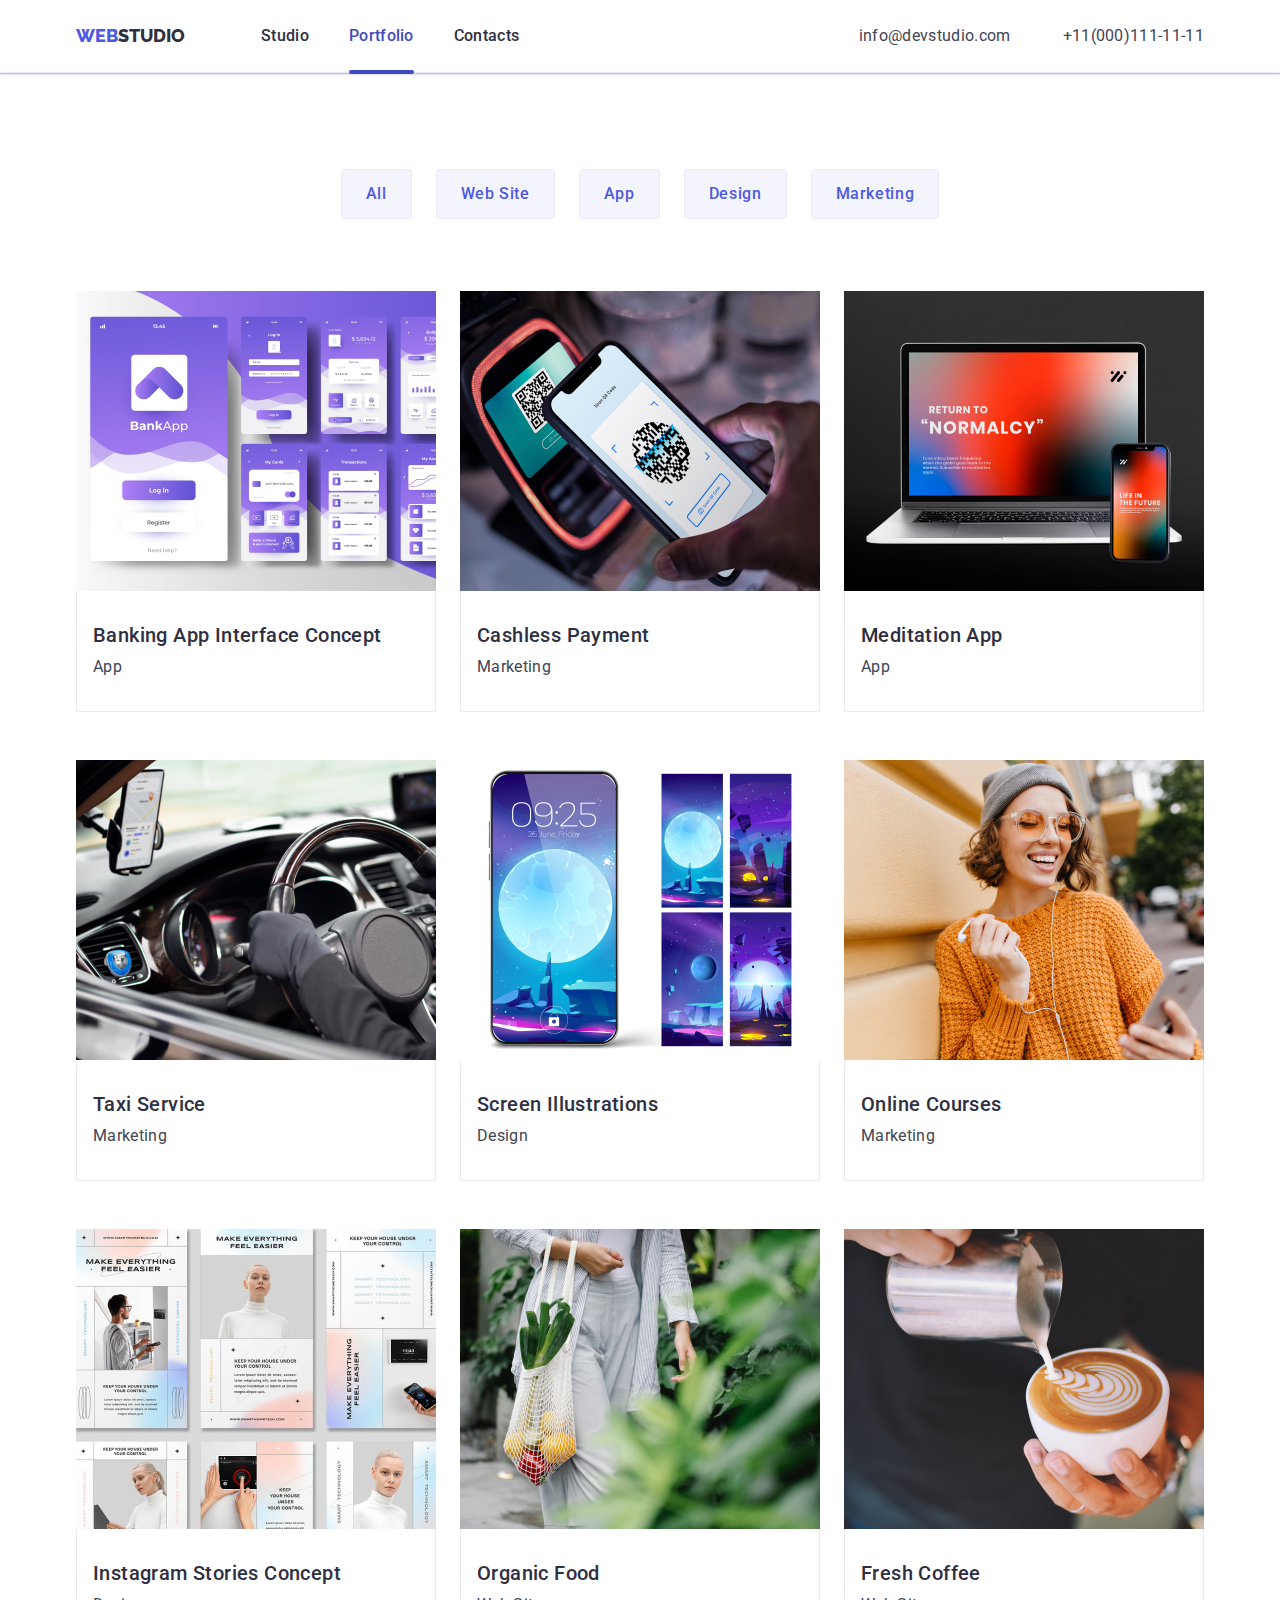
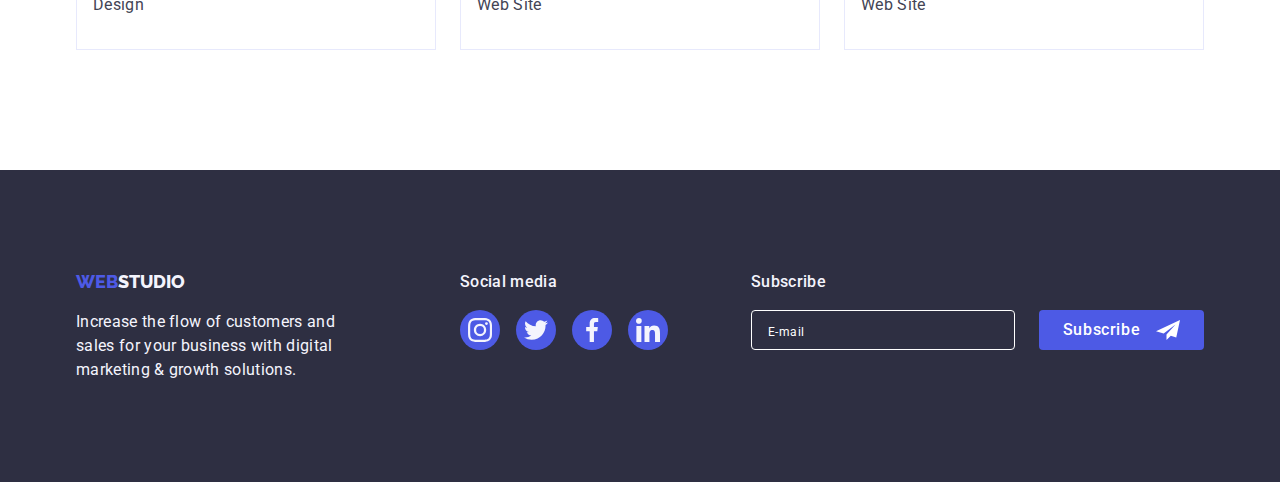
<file: portfolio.html>
<!DOCTYPE html>
<html lang="en">
  <head>
    <meta charset="UTF-8" />
    <meta http-equiv="X-UA-Compatible" content="IE=edge" />
    <meta name="viewport" content="width=device-width, initial-scale=1.0" />
    <title>Portfolio</title>
    <link rel="preconnect" href="https://fonts.googleapis.com" />
    <link rel="preconnect" href="https://fonts.gstatic.com" crossorigin />
    <link
      href="https://fonts.googleapis.com/css2?family=Raleway:wght@800&family=Roboto:wght@400;500;700;900&display=swap"
      rel="stylesheet"
    />
    <link
      rel="stylesheet"
      href="https://cdnjs.cloudflare.com/ajax/libs/modern-normalize/1.0.0/modern-normalize.min.css"
    />
    <link rel="stylesheet" href="./css/style.css" />
  </head>
  <body>
    <header class="header">
      <div class="container">
        <div class="menu-nav">
          <nav class="menu-nav">
            <a class="logo" href="./index.html"
              ><span class="web">Web</span>Studio</a
            >

            <ul class="list navigation">
              <li><a class="nav-links" href="./index.html">Studio</a></li>
              <li>
                <a class="nav-links current" href="./portfolio.html"
                  >Portfolio</a
                >
              </li>
              <li><a class="nav-links" href="#">Contacts</a></li>
            </ul>
          </nav>
          <ul class="list navigation contacts">
            <li>
              <a class="nav-links-contacts" href="mailto:info@devstudio.com"
                >info@devstudio.com</a
              >
            </li>
            <li>
              <a class="nav-links-contacts" href="tel:+110001111111"
                >+11(000)111-11-11</a
              >
            </li>
          </ul>
        </div>
      </div>
    </header>
    <main>
      <section class="portfolio-list">
        <div class="container">
          <h1 class="visually-hidden">Our Strategy</h1>
          <ul class="button-list btn-list-flex">
            <li><button class="portfolio-btn" type="button">All</button></li>
            <li>
              <button class="portfolio-btn" type="button">Web Site</button>
            </li>
            <li><button class="portfolio-btn" type="button">App</button></li>
            <li><button class="portfolio-btn" type="button">Design</button></li>
            <li>
              <button class="portfolio-btn" type="button">Marketing</button>
            </li>
          </ul>
          <ul class="list img-list-flex">
            <li class="card-portfolio">
              <a href="" class="card-portfolio-link">
                <div class="card-portfolio-img-wrapper">
                  <img
                    src="./images/8.jpg"
                    width="360"
                    height="300"
                    alt="Bank App Interface Example"
                  />
                  <p class="overlay">
                    14 Stylish and User-Friendly App Design Concepts · Task
                    Manager App · Calorie Tracker App · Exotic Fruit Ecommerce
                    App · Cloud Storage App
                  </p>
                </div>
                <div class="card-content-portfolio">
                  <h2 class="project-title">Banking App Interface Concept</h2>
                  <p class="project-text">App</p>
                </div>
              </a>
            </li>
            <li class="card-portfolio">
              <a href="" class="card-portfolio-link">
                <div class="card-portfolio-img-wrapper">
                  <img
                    src="./images/9.jpg"
                    width="360"
                    height="300"
                    alt="Bank App Interface Example"
                  />
                  <p class="overlay">
                    14 Stylish and User-Friendly App Design Concepts · Task
                    Manager App · Calorie Tracker App · Exotic Fruit Ecommerce
                    App · Cloud Storage App
                  </p>
                </div>
                <div class="card-content-portfolio">
                  <h2 class="project-title">Cashless Payment</h2>
                  <p class="project-text">Marketing</p>
                </div>
              </a>
            </li>
            <li class="card-portfolio">
              <a href="" class="card-portfolio-link">
                <div class="card-portfolio-img-wrapper">
                  <img
                    src="./images/10.jpg"
                    width="360"
                    height="300"
                    alt="Bank App Interface Example"
                  />
                  <p class="overlay">
                    14 Stylish and User-Friendly App Design Concepts · Task
                    Manager App · Calorie Tracker App · Exotic Fruit Ecommerce
                    App · Cloud Storage App
                  </p>
                </div>
                <div class="card-content-portfolio">
                  <h2 class="project-title">Meditation App</h2>
                  <p class="project-text">App</p>
                </div>
              </a>
            </li>
            <li class="card-portfolio">
              <a href="" class="card-portfolio-link">
                <div class="card-portfolio-img-wrapper">
                  <img
                    src="./images/11.jpg"
                    width="360"
                    height="300"
                    alt="Bank App Interface Example"
                  />
                  <p class="overlay">
                    14 Stylish and User-Friendly App Design Concepts · Task
                    Manager App · Calorie Tracker App · Exotic Fruit Ecommerce
                    App · Cloud Storage App
                  </p>
                </div>
                <div class="card-content-portfolio">
                  <h2 class="project-title">Taxi Service</h2>
                  <p class="project-text">Marketing</p>
                </div>
              </a>
            </li>
            <li class="card-portfolio">
              <a href="" class="card-portfolio-link">
                <div class="card-portfolio-img-wrapper">
                  <img
                    src="./images/12.jpg"
                    width="360"
                    height="300"
                    alt="Bank App Interface Example"
                  />
                  <p class="overlay">
                    14 Stylish and User-Friendly App Design Concepts · Task
                    Manager App · Calorie Tracker App · Exotic Fruit Ecommerce
                    App · Cloud Storage App
                  </p>
                </div>
                <div class="card-content-portfolio">
                  <h2 class="project-title">Screen Illustrations</h2>
                  <p class="project-text">Design</p>
                </div>
              </a>
            </li>
            <li class="card-portfolio">
              <a href="" class="card-portfolio-link">
                <div class="card-portfolio-img-wrapper">
                  <img
                    src="./images/13.jpg"
                    width="360"
                    height="300"
                    alt="Bank App Interface Example"
                  />
                  <p class="overlay">
                    14 Stylish and User-Friendly App Design Concepts · Task
                    Manager App · Calorie Tracker App · Exotic Fruit Ecommerce
                    App · Cloud Storage App
                  </p>
                </div>
                <div class="card-content-portfolio">
                  <h2 class="project-title">Online Courses</h2>
                  <p class="project-text">Marketing</p>
                </div>
              </a>
            </li>
            <li class="card-portfolio">
              <a href="" class="card-portfolio-link">
                <div class="card-portfolio-img-wrapper">
                  <img
                    src="./images/14.jpg"
                    width="360"
                    height="300"
                    alt="Bank App Interface Example"
                  />
                  <p class="overlay">
                    14 Stylish and User-Friendly App Design Concepts · Task
                    Manager App · Calorie Tracker App · Exotic Fruit Ecommerce
                    App · Cloud Storage App
                  </p>
                </div>
                <div class="card-content-portfolio">
                  <h2 class="project-title">Instagram Stories Concept</h2>
                  <p class="project-text">Design</p>
                </div>
              </a>
            </li>
            <li class="card-portfolio">
              <a href="" class="card-portfolio-link">
                <div class="card-portfolio-img-wrapper">
                  <img
                    src="./images/15.jpg"
                    width="360"
                    height="300"
                    alt="Bank App Interface Example"
                  />
                  <p class="overlay">
                    14 Stylish and User-Friendly App Design Concepts · Task
                    Manager App · Calorie Tracker App · Exotic Fruit Ecommerce
                    App · Cloud Storage App
                  </p>
                </div>
                <div class="card-content-portfolio">
                  <h2 class="project-title">Organic Food</h2>
                  <p class="project-text">Web Site</p>
                </div>
              </a>
            </li>
            <li class="card-portfolio">
              <a href="#" class="card-portfolio-link">
                <div class="card-portfolio-img-wrapper">
                  <img
                    src="./images/16.jpg"
                    width="360"
                    height="300"
                    alt="Bank App Interface Example"
                  />
                  <p class="overlay">
                    14 Stylish and User-Friendly App Design Concepts · Task
                    Manager App · Calorie Tracker App · Exotic Fruit Ecommerce
                    App · Cloud Storage App
                  </p>
                </div>
                <div class="card-content-portfolio">
                  <h2 class="project-title">Fresh Coffee</h2>
                  <p class="project-text">Web Site</p>
                </div>
              </a>
            </li>
          </ul>
        </div>
      </section>
    </main>
    <footer class="footer">
      <div class="container footer-flex">
        <div>
          <a class="logo-footer" href="./index.html"
            ><span class="web">Web</span
            ><span class="studio-bottom">Studio</span></a
          >
          <p class="footer-text">
            Increase the flow of customers and sales for your business with
            digital marketing & growth solutions.
          </p>
        </div>
        <div class="social-media">
          <p class="social-text">Social media</p>
          <ul class="social-footer">
            <li class="social-list-footer-item">
              <a href="" class="social-list-footer-icon">
                <svg width="24px" height="24px">
                  <use href="./images/icon.svg#icon-instagram"></use>
                </svg>
              </a>
            </li>
            <li class="social-list-footer-item">
              <a href="" class="social-list-footer-icon">
                <svg width="24px" height="24px">
                  <use href="./images/icon.svg#icon-twitter"></use>
                </svg>
              </a>
            </li>
            <li class="social-list-footer-item">
              <a href="" class="social-list-footer-icon">
                <svg width="24px" height="24px">
                  <use href="./images/icon.svg#icon-facebook"></use>
                </svg>
              </a>
            </li>
            <li class="social-list-footer-item">
              <a href="" class="social-list-footer-icon">
                <svg width="24px" height="24px">
                  <use href="./images/icon.svg#icon-linkedin"></use>
                </svg>
              </a>
            </li>
          </ul>
        </div>
        <div class="subscribe">
          <p class="social-text">Subscribe</p>
          <form class="footer-form">
            <input type="email" placeholder="E-mail" class="footer-input" />
            <button type="submit" class="footer-btn">
              Subscribe
              <svg width="24" height="24">
                <use href="./images/icon.svg#icon-sub"></use>
              </svg>
            </button>
          </form>
        </div>
      </div>
    </footer>
  </body>
</html>
</file>
<file: css/style.css>
:root {
  --main-bg-color: #ffffff;
  --main-text-color: #2e2f42;
  --main-nav-color: #4d5ae5;
  --main-hover-color: #404bbf;
  --main-p-color: #434455;
  --main-p-bottom-color: #f4f4fd;
  --top-line-color: #e7e9fc;
  --icon-hover-green: #31d0aa;
  --customers-border: #8e8f99;
  --transition: 250ms cubic-bezier(0.4, 0, 0.2, 1);
  --input-color: rgba(46, 47, 66, 0.2);
}
body {
  font-family: "Roboto", sans-serif;
  background-color: var(--main-bg-color);
  color: var(--main-text-color);
  font-size: 16px;
}
.container {
  max-width: 428px;
  padding-left: 15px;
  padding-right: 15px;
  margin: 0 auto;
}
@media only screen and (min-width: 768px) {
  .container {
    max-width: 768px;
  }
}
@media only screen and (min-width: 1200px) {
  .container {
    max-width: 1158px;
  }
}
.web {
  color: var(--main-nav-color);
}

.nav-links {
  text-decoration: none;
  font-weight: 500;
  line-height: 1.5;
  letter-spacing: 0.02em;
  color: var(--main-text-color);
  padding: 24px 0;
  transition: color var(--transition);
  align-items: center;
  display: flex;
}
.nav-links-contacts {
  font-style: normal;
  line-height: 1.5;
  letter-spacing: 0.02em;
  color: var(--main-p-color);
  text-decoration: none;
  padding: 24px 0;
  transition: color var(--transition);
}
.contacts {
  margin-left: auto;
  flex-direction: column;
  gap: 12px;
  justify-content: center;
}
@media only screen and (min-width: 1200px) {
  .contacts {
    flex-direction: row;
    gap: 12px;
    justify-content: flex-start;
    align-items: center;
  }
}
.nav-links-contacts:hover,
.nav-links-contacts:focus {
  color: var(--main-hover-color);
}
.menu-nav {
  display: flex;
}
.navigation {
  display: none;
}
.navigation li {
  margin-right: 40px;
}
.navigation li:last-child {
  margin-right: 0;
}
.list {
  list-style: none;
}
.header {
  border-bottom: 1px solid var(--top-line-color);
  box-shadow: 0px 2px 1px rgba(46, 47, 66, 0.08),
    0px 1px 1px rgba(46, 47, 66, 0.16), 0px 1px 6px rgba(46, 47, 66, 0.08);
}
.menu-toggle {
  display: flex;
  align-items: center;
  justify-content: center;

  margin: 0;
  padding: 0;
  margin-left: auto;
  background-color: transparent;
  cursor: pointer;
  border: none;
  border-radius: 50%;
  outline: none;
}
@media only screen and (min-width: 768px) {
  .menu-toggle {
    display: none;
  }
}
.menu-container {
  position: fixed;
  top: 0;
  left: 0;
  display: flex;
  flex-direction: column;
  justify-content: space-between;
  width: 100vw;
  height: 100vh;
  padding: 80px 40px 40px 40px;
  background-color: var(--main-bg-color);
  z-index: 999;
  overflow: scroll;

  transform: translateX(100%);
  transition: transform 250ms ease-in-out;
}

.menu-container.is-open {
  transform: translateX(0);
}

.menu-container .menu-toggle {
  position: absolute;
  top: 16px;
  right: 16px;
  color: black;
}

.social.mobile-menu-social {
  gap: 56px;
  margin-top: 48px;
}
.mobile-menu {
  display: flex;
  flex-direction: column;
  gap: 40px;
  padding: 0;
  margin: 0;
  list-style: none;
}
.nav-links-mobile {
  font-weight: 700;
  font-size: 36px;
  line-height: 1.11;
  letter-spacing: 0.02em;
  text-decoration: none;
  color: var(--main-text-color);
}
.contacts-mobile {
  display: flex;
  flex-direction: column;
  gap: 40px;
}
.nav-links-contacts-phone {
  font-size: 36px;
  font-weight: 700;
  color: var(--main-p-color);
  letter-spacing: 0.02em;
  line-height: 1.11;
}
.nav-links-contacts-email {
  font-size: 20px;
  font-weight: 500;
  color: var(--main-p-color);
  letter-spacing: 0.02em;
  line-height: 1.2;
}
.mobile-menu .link {
  display: block;
  padding: 10px;
  color: black;
  text-decoration: none;
}
.active {
  color: var(--main-nav-color);
}
@media only screen and (min-width: 768px) {
  .navigation {
    display: flex;
  }
}
.hero-btn {
  background-color: var(--main-nav-color);
  color: var(--main-bg-color);
  font-family: "Roboto";
  font-weight: 500;
  font-size: 16px;
  cursor: pointer;
  border-radius: 4px;
  padding: 16px 32px;
  letter-spacing: 0.04em;
  border: none;
  transition: background-color var(--transition);
}
.hero-title {
  max-width: 320px;
  margin: 0 auto;
  padding-bottom: 48px;
  color: var(--main-bg-color);
  font-size: 36px;
  line-height: 1.11;
  letter-spacing: 0.02em;
}
@media only screen and (min-width: 768px) {
  .hero-title {
    font-size: 56px;
    line-height: 1.08;
    max-width: 496px;
  }
}
.hero {
  background-color: var(--main-text-color);
  background-image: linear-gradient(
      rgba(46, 47, 66, 0.7),
      rgba(46, 47, 66, 0.7)
    ),
    url(../hero/mob@1x.jpg);
  margin-left: auto;
  margin-right: auto;
  text-align: center;
  padding-top: 188px;
  padding-bottom: 188px;
  max-width: 1440px;
  background-position: center;
  background-size: cover;
  background-repeat: no-repeat;
}
@media (min-device-pixel-ratio: 2),
  (min-resolution: 192dpi),
  (min-resolution: 2dppx) {
  .hero {
    background-image: linear-gradient(
        rgba(46, 47, 66, 0.7),
        rgba(46, 47, 66, 0.7)
      ),
      url(../hero/mob@2x.jpg);
  }
}
@media only screen and (min-width: 481px) {
  .hero {
    background-image: linear-gradient(
        rgba(46, 47, 66, 0.7),
        rgba(46, 47, 66, 0.7)
      ),
      url(../hero/tablet@1x.jpg);
  }
  @media (min-device-pixel-ratio: 2),
    (min-resolution: 192dpi),
    (min-resolution: 2dppx) {
    .hero {
      background-image: linear-gradient(
          rgba(46, 47, 66, 0.7),
          rgba(46, 47, 66, 0.7)
        ),
        url(../hero/tablet@2x.jpg);
    }
  }
}
@media only screen and (min-width: 768px) {
  .hero {
    background-image: linear-gradient(
        rgba(46, 47, 66, 0.7),
        rgba(46, 47, 66, 0.7)
      ),
      url(../hero/desk@1x.jpg);
  }
  @media (min-device-pixel-ratio: 2),
    (min-resolution: 192dpi),
    (min-resolution: 2dppx) {
    .hero {
      background-image: linear-gradient(
          rgba(46, 47, 66, 0.7),
          rgba(46, 47, 66, 0.7)
        ),
        url(../hero/desk@2x.jpg);
    }
  }
}

.nav-links:hover,
.nav-links:focus {
  color: var(--main-hover-color);
}
.hero .hero-btn:hover,
.hero-btn:focus {
  background: var(--main-hover-color);
}
.feature-icon-bg {
  background-color: var(--main-p-bottom-color);
  display: flex;
  justify-content: center;
  align-items: center;
  padding: 24px 100px;
  margin-bottom: 8px;
}
.feature-text {
  line-height: 1.5;
  color: var(--main-p-color);
  letter-spacing: 0.02em;
  font-weight: 500;
}

.feature-title {
  font-weight: 700;
  font-size: 36px;
  line-height: calc(40 / 36);
  letter-spacing: 0.02em;
  padding-bottom: 8px;
  text-align: center;
}
@media only screen and (min-width: 768px) {
  .feature-title {
    text-align: left;
  }
}
@media only screen and (min-width: 1200px) {
  .feature-title {
    font-size: 20px;
    font-weight: 500;
    line-height: 1.2;
    text-align: left;
  }
  .feature-text {
    font-weight: 400;
  }
}
.feature-flex {
  display: flex;
  flex-direction: column;
  align-items: flex-start;
  gap: 72px;
}
@media only screen and (min-width: 768px) {
  .feature-flex {
    flex-wrap: wrap;
    flex-direction: row;
    gap: 72px 24px;
  }
  .feature {
    width: 356px;
  }
}
@media only screen and (min-width: 1200px) {
  .feature {
    width: 264px;
  }
  .feature-flex {
    flex-wrap: nowrap;
    flex-direction: row;
    align-items: stretch;
    justify-content: center;
  }
}
@media only screen and (max-width: 1200px) {
  .feature-icon {
    display: none;
  }
  .feature-icon-bg {
    display: none;
  }
}
.section-title {
  font-size: 36px;
  line-height: 1.11;
  color: var(--main-text-color);
  text-transform: capitalize;
  letter-spacing: 0.02em;
  text-align: center;
  padding-bottom: 72px;
}
.about-flex {
  display: flex;
  justify-content: center;
}
.about-img:not(:last-child) {
  margin-right: 24px;
}
.team {
  background: var(--main-p-bottom-color);
}
.team-card {
  background: var(--main-bg-color);
  box-shadow: 0px 1px 6px rgba(46, 47, 66, 0.08),
    0px 1px 1px rgba(46, 47, 66, 0.16), 0px 2px 1px rgba(46, 47, 66, 0.08);
  border-radius: 0px 0px 4px 4px;
  width: 264px;
}
.team-flex {
  display: flex;
  flex-direction: column;
  align-items: center;
  gap: 72px 0;
}
.card-content {
  text-align: center;
  padding-top: 32px;
  padding-bottom: 32px;
}
.team-name {
  font-weight: 500;
  font-size: 20px;
  line-height: 1.2;
  letter-spacing: 0.02em;
  margin-bottom: 8px;
}
.team-position {
  line-height: 1.5;
  letter-spacing: 0.02em;
  color: var(--main-p-color);
}
.social {
  margin-top: 8px;
  display: flex;
  justify-content: center;
  gap: 24px;
}
.social-list-icon {
  width: 40px;
  height: 40px;
  border-radius: 50%;
  background-color: var(--main-nav-color);
  display: flex;
  justify-content: center;
  align-items: center;
  color: var(--main-p-bottom-color);
  transition: background-color var(--transition);
}
.social-list-icon:hover,
.social-list-icon:focus {
  background-color: var(--main-hover-color);
}
@media only screen and (min-width: 768px) {
  .team-flex {
    flex-direction: row;
    flex-wrap: wrap;
    gap: 64px 24px;
    justify-content: center;
  }
}
@media only screen and (min-width: 1200px) {
  .team-flex {
    flex-direction: row;
    flex-wrap: nowrap;
    align-items: stretch;
  }
}
.card-content-portfolio {
  padding: 32px 16px 32px 16px;
  border: 1px solid var(--top-line-color);
  border-top: none;
}
.customers-list {
  display: flex;
  gap: 72px 16px;
  justify-content: center;
  flex-wrap: wrap;
}
.customers-list-icon {
  fill: var(--customers-border);
  transition: fill var(--transition);
}
.customers-list-link {
  display: flex;
  padding: 16px 40px;
  border: 1px solid var(--customers-border);
  border-radius: 4px;
  outline: transparent;
  transition: border var(--transition);
}
.customers-list-link:hover,
.customers-list-link:focus {
  border: 1px solid var(--main-hover-color);
}

.customers-list-link:hover .customers-list-icon,
.customers-list-link:focus .customers-list-icon {
  fill: var(--main-hover-color);
}
@media only screen and (min-width: 768px) {
  .customers-list-link {
    padding: 15px 31px;
  }
  .customers-list {
    gap: 72px 24px;
  }
}
@media only screen and (min-width: 1200px) {
}
.studio-bottom {
  font-family: "Raleway";
  font-style: normal;
  font-weight: 800;
  font-size: 18px;
  line-height: 1.16;
  text-transform: uppercase;
  color: var(--main-p-bottom-color);
}
.footer {
  padding: 96px 0;
  background-color: var(--main-text-color);
}
.logo-footer {
  font-family: "Raleway";
  font-weight: 800;
  font-size: 18px;
  line-height: 1.33;
  text-transform: uppercase;
  text-decoration: none;
  color: var(--main-text-color);
  display: block;
  text-align: center;
}
.footer-flex {
  display: flex;
  flex-direction: column;
  gap: 72px 0;
  align-items: center;
}
.footer-text {
  line-height: 1.5;
  letter-spacing: 0.02em;
  color: var(--main-p-bottom-color);
  width: 264px;
  padding-top: 16px;
}
.footer-form {
  display: flex;
  flex-direction: column;
}
.footer-input {
  background-color: transparent;
  border: 1px solid rgba(255, 255, 255, 0.3);
  border-radius: 4px;
  min-width: 264px;
  color: white;
  padding: 8px 16px;
  outline: transparent;
  transition: border var(--transition);
  margin-bottom: 16px;
}
.footer-input:focus {
  border: 1px solid var(--main-nav-color);
}
.footer-input::placeholder {
  font-size: 12px;
  line-height: 2;
  letter-spacing: 0.04em;
  color: white;
}
.footer-btn {
  display: flex;
  justify-content: center;
  align-items: center;
  padding: 0;
  min-height: 40px;
  min-width: 165px;
  font-weight: 500;
  line-height: 1.5;
  letter-spacing: 0.04em;
  background-color: #4d5ae5;
  color: white;
  border: none;
  border-radius: 4px;
  margin: 0 auto;
  transition: background-color var(--transition);
}
.footer-btn > svg {
  vertical-align: middle;
  margin-left: 16px;
}
.subscribe {
  width: 100%;
}

.social-text {
  margin-bottom: 16px;
  line-height: 1.5;
  letter-spacing: 0.02em;
  color: var(--main-p-bottom-color);
  font-weight: 500;
  text-align: center;
}
@media only screen and (min-width: 768px) {
  .subscribe {
    max-width: 453px;
  }
  .footer-flex {
    flex-direction: row;
    flex-wrap: wrap;
    align-items: stretch;
    padding-left: 108px;
  }
  .footer-form {
    flex-direction: row;
  }
  .footer-input {
    margin-bottom: 0;
    padding: 0 16px;
    height: 40px;
  }
  .social-text {
    text-align: left;
  }
  .social-media {
    margin-left: 24px;
  }
  .footer-btn {
    margin-left: 24px;
  }
  .logo-footer {
    text-align: left;
  }
}
@media only screen and (min-width: 1200px) {
  .footer {
    padding: 100px 0;
  }
  .social-media {
    margin-left: 120px;
  }
  .subscribe {
    margin-left: auto;
  }
  .logo-footer {
    text-align: left;
    margin-right: 76px;
  }
  .footer-input {
    margin-bottom: 0;
    border: 1px solid white;
  }
  .footer-flex {
    flex-direction: row;
    gap: 0;
    align-items: stretch;
    padding-left: 15px;
  }
}
.footer-btn:hover,
.footer-btn:focus {
  background-color: var(--main-hover-color);
}
.social-footer {
  display: flex;
  gap: 16px;
}
.social-list-footer-icon {
  width: 40px;
  height: 40px;
  border-radius: 50%;
  background-color: rgba(255, 255, 255, 0.1);
  display: flex;
  justify-content: center;
  align-items: center;
  color: var(--main-p-bottom-color);
  transition: background-color var(--transition);
  background-color: var(--main-nav-color);
}
.social-list-footer-icon:hover,
.social-list-footer-icon:focus {
  background-color: var(--icon-hover-green);
}

.button-list {
  list-style-type: none;
}
.btn-list-flex {
  display: flex;
  gap: 24px;
  justify-content: center;
  margin-bottom: 72px;
}
.portfolio-btn {
  background: var(--main-p-bottom-color);
  border: 1px solid var(--top-line-color);
  border-radius: 4px;
  color: var(--main-nav-color);
  font-family: "Roboto";
  font-style: normal;
  font-weight: 500;
  font-size: 16px;
  line-height: 1.5;
  letter-spacing: 0.04em;
  padding: 12px 24px;
  transition: background-color var(--transition), color var(--transition),
    box-shadow var(--transition), border var(--transition);
}
.button-list .portfolio-btn:hover,
.portfolio-btn:focus {
  background-color: var(--main-hover-color);
  color: var(--main-bg-color);
  box-shadow: 0px 3px 1px rgba(0, 0, 0, 0.1), 0px 2px 1px rgba(0, 0, 0, 0.08),
    0px 2px 2px rgba(0, 0, 0, 0.12);
  border: 1px solid transparent;
  outline: transparent;
}
.img-list-flex {
  display: flex;
  gap: 48px 24px;
  flex-wrap: wrap;
}
.card-portfolio {
  width: 360px;
}
.card-portfolio-link:focus,
.card-portfolio-link:hover {
  box-shadow: 0px 1px 6px rgba(46, 47, 66, 0.08),
    0px 1px 1px rgba(46, 47, 66, 0.16), 0px 2px 1px rgba(46, 47, 66, 0.08);
  outline: transparent;
}
.card-portfolio-link:focus .overlay,
.card-portfolio-link:hover .overlay {
  transform: translateY(0);
}
.card-portfolio-link {
  text-decoration: none;
  color: var(--main-text-color);
  display: block;
  transition: box-shadow var(--transition);
}

.portfolio-list {
  padding-bottom: 120px;
  padding-top: 96px;
}
.logo {
  font-family: "Raleway";
  font-weight: 800;
  font-size: 18px;
  line-height: 1.33;
  text-transform: uppercase;
  text-decoration: none;
  color: var(--main-text-color);
  padding: 24px 0;
  margin-right: 76px;
}
.project-title {
  font-weight: 500;
  font-size: 20px;
  line-height: 1.2;
  letter-spacing: 0.02em;
  margin-bottom: 8px;
}
.project-text {
  line-height: 1.5;
  letter-spacing: 0.02em;
  color: var(--main-p-color);
}
.visually-hidden {
  position: absolute;
  width: 1px;
  height: 1px;
  margin: -1px;
  border: 0;
  padding: 0;
  white-space: nowrap;
  clip-path: inset(100%);
  clip: rect(0 0 0 0);
  overflow: hidden;
}
h1,
h2,
h3,
h4,
h5,
h6,
p,
ul {
  margin: 0px;
  padding: 0px;
}
img {
  display: block;
}
button {
  cursor: pointer;
}
a {
  text-decoration: none;
}
ul {
  list-style: none;
}
.section {
  padding-top: 96px;
  padding-bottom: 96px;
}
@media only screen and (min-width: 1200px) {
  .section {
    padding-top: 120px;
    padding-bottom: 120px;
  }
}
.section.about {
  padding-top: 0;
}
.current {
  position: relative;
  color: var(--main-hover-color);
}
.current::after {
  position: absolute;
  bottom: -2px;
  right: 0;
  content: "";
  width: 100%;
  height: 4px;
  background-color: var(--main-hover-color);
  border-radius: 2px;
}
.backdrop {
  position: fixed;
  top: 0;
  left: 0;
  width: 100%;
  height: 100%;
  background-color: rgba(46, 47, 66, 0.4);
  opacity: 1;
  transition: opacity var(--transition);
}
.modal {
  position: absolute;
  top: 50%;
  left: 50%;
  transform: translate(-50%, -50%) scale(1);
  max-width: 408px;
  padding: 72px 16px 24px 16px;
  width: 100%;
  background-color: #fcfcfc;
  box-shadow: 0px 1px 1px rgba(0, 0, 0, 0.14), 0px 1px 3px rgba(0, 0, 0, 0.12),
    0px 2px 1px rgba(0, 0, 0, 0.2);
  border-radius: 4px;
  /* animation: open 1s cubic-bezier(0.4, 0, 0.2, 1) forwards; */
  transition: transform var(--transition);
}
@media only screen and (min-width: 768px) {
  .modal {
    padding: 72px 24px 24px 24px;
  }
}
.modal-text {
  font-weight: 500;
  line-height: 1.5;
  letter-spacing: 0.02em;
  text-align: center;
  margin-bottom: 16px;
  color: var(--main-text-color);
}
.modal-form {
  min-width: 360px;
}
.modal-group:not(:last-child) {
  margin-bottom: 8px;
}
.modal-group {
  position: relative;
  display: flex;
  flex-direction: column;
  gap: 4px;
}
.form-item {
  height: 40px;
}
.form-label {
  display: block;
  margin-bottom: 4px;
  font-size: 12px;
  line-height: 1.17;
  letter-spacing: 0.01em;
  color: var(--customers-border);
}
.form-input {
  padding-left: 35px;
  border: 1px solid var(--input-color);
  border-radius: 4px;
  outline: transparent;
  transition: border var(--transition);
}

.form-input:focus {
  border: 1px solid var(--main-nav-color);
}
.form-input:focus + .modal-svg {
  fill: var(--main-nav-color);
}

.modal-svg {
  position: absolute;
  top: 8px;
  left: 16px;
  transition: fill var(--transition);
}
.form-agreement {
  display: flex;
  align-items: center;
  gap: 8px;
  margin-bottom: 24px;
}
.form-text {
  font-size: 12px;
  line-height: 1.17;
  letter-spacing: 0.04em;
  color: var(--customers-border);
  user-select: none;
}
.form-btn {
  display: block;
  padding: 16px 65px;
  margin: 0 auto;
  line-height: 1.5;
  font-weight: 500;
  letter-spacing: 0.04em;
  color: #fff;
  background-color: var(--main-nav-color);
  border: none;
  border-radius: 4px;
  box-shadow: 0px 4px 4px rgba(0, 0, 0, 0.15);
  transition: background-color var(--transition);
}
.form-btn:hover,
.form-btn:focus {
  background-color: var(--main-hover-color);
}
.form-custom-checkbox {
  cursor: pointer;
}
.form-checkbox:checked + .form-custom-checkbox > .checked {
  opacity: 1;
}
.form-checkbox:checked + .form-custom-checkbox > .unchecked {
  opacity: 0;
}
.checked {
  opacity: 0;
  transition: opacity var(--transition);
}
.unchecked {
  opacity: 1;
  transition: opacity var(--transition);
}
.form-link {
  text-decoration: underline;
  color: var(--main-nav-color);
}
.form-comment {
  height: 120px;
  resize: none;
  margin-bottom: 16px;
  padding-left: 16px;
  padding-top: 8px;
  border: 1px solid var(--input-color);
  border-radius: 4px;
  outline: transparent;
  transition: border var(--transition);
}
.form-comment:focus {
  border: 1px solid var(--main-nav-color);
}
.form-comment::placeholder {
  font-size: 12px;
  line-height: 1.17;
  letter-spacing: 0.04em;
  color: rgba(46, 47, 66, 0.4);
}
.backdrop.is-hidden > .modal {
  transform: translate(-50%, -50%) scale(0.2);
}
.backdrop.is-hidden {
  opacity: 0;
  pointer-events: none;
}
.close-button {
  border-radius: 50%;
  border: 1px solid rgba(0, 0, 0, 0.1);
  position: absolute;
  top: 24px;
  right: 24px;
  display: flex;
  padding: 8px;
  background-color: var(--top-line-color);
  transition: background-color var(--transition);
}
.close-svg {
  transition: fill var(--transition);
}
.close-button:hover,
.close-button:focus {
  background-color: var(--main-nav-color);
}
.close-button:hover .close-svg,
.close-button:focus .close-svg {
  fill: white;
}

/* @keyframes open {
  0% {
    transform: translate(-50%, -50%) scale(0.2);
  }
  50% {
    transform: translate(-50%, -50%) scale(1.3);
  }
  100% {
    transform: translate(-50%, -50%) scale(1);
  }
} */
.card-portfolio-img-wrapper {
  position: relative;
  overflow: hidden;
}
.overlay {
  position: absolute;
  top: 0;
  right: 0;
  overflow: auto;
  width: 100%;
  height: 100%;
  background-color: var(--main-nav-color);
  padding-left: 32px;
  padding-right: 32px;
  padding-top: 40px;
  line-height: 1.5;
  letter-spacing: 0.02em;
  color: var(--main-p-bottom-color);
  transform: translateY(100%);
  transition: transform 250ms cubic-bezier(0.4, 0, 0.2, 1);
}
@media only screen and (max-width: 1199px) {
  .about {
    display: none;
  }
}
</file>
